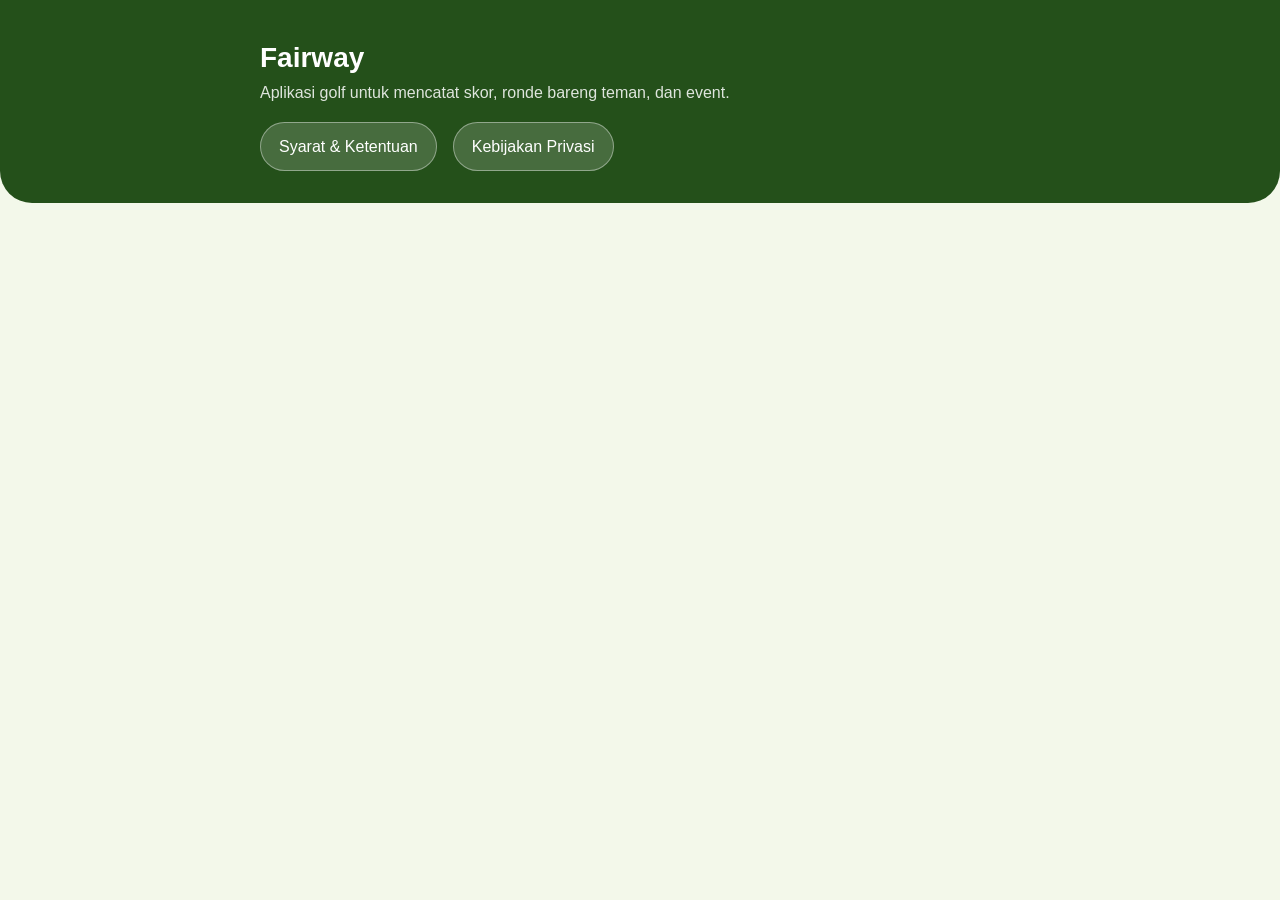
<file: index.html>
<!doctype html>
<html lang="id">
<head>
  <meta charset="utf-8">
  <meta name="viewport" content="width=device-width, initial-scale=1">
  <title>Fairway — Legal</title>
  <link rel="stylesheet" href="style.css">
</head>
<body>
  <header>
    <div class="wrap">
      <h1>Fairway</h1>
      <p>Aplikasi golf untuk mencatat skor, ronde bareng teman, dan event.</p>
      <nav class="links">
        <a href="terms.html">Syarat &amp; Ketentuan</a>
        <a href="privacy.html">Kebijakan Privasi</a>
      </nav>
    </div>
  </header>
</body>
</html>
</file>
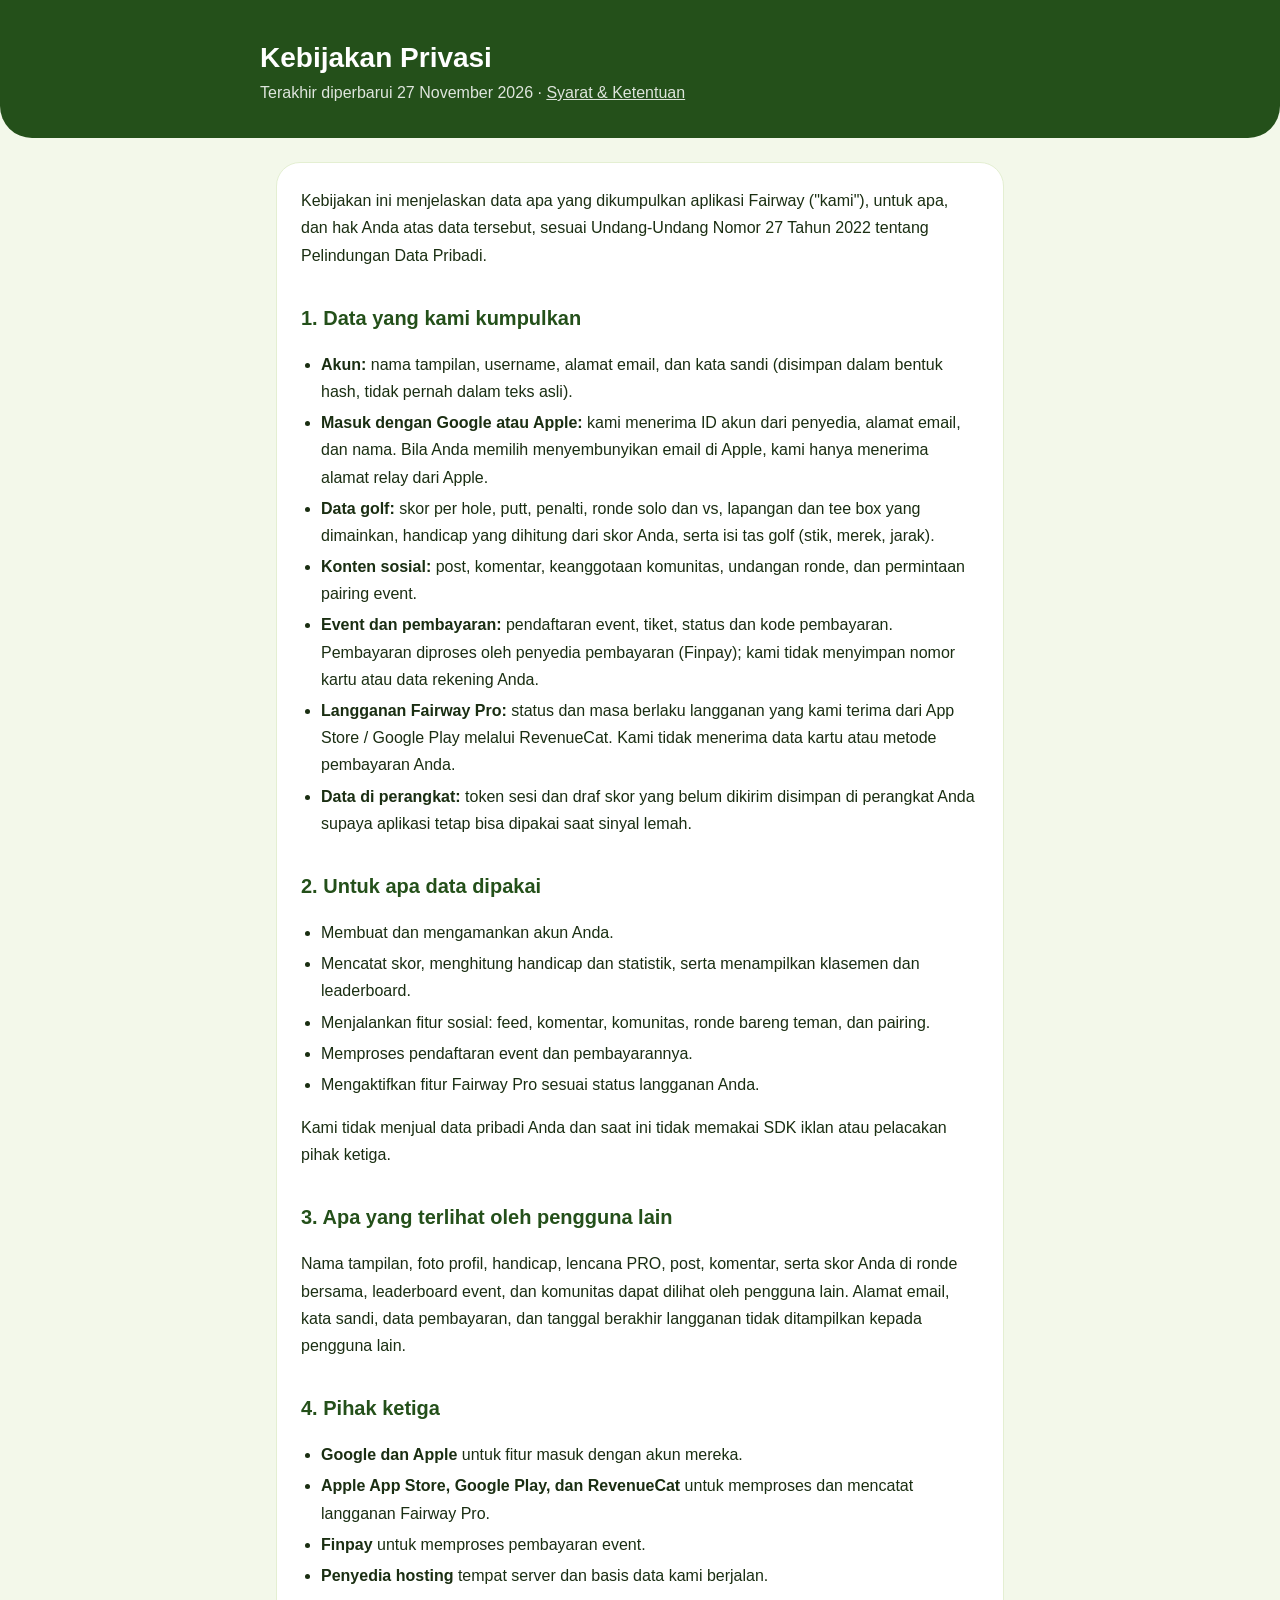
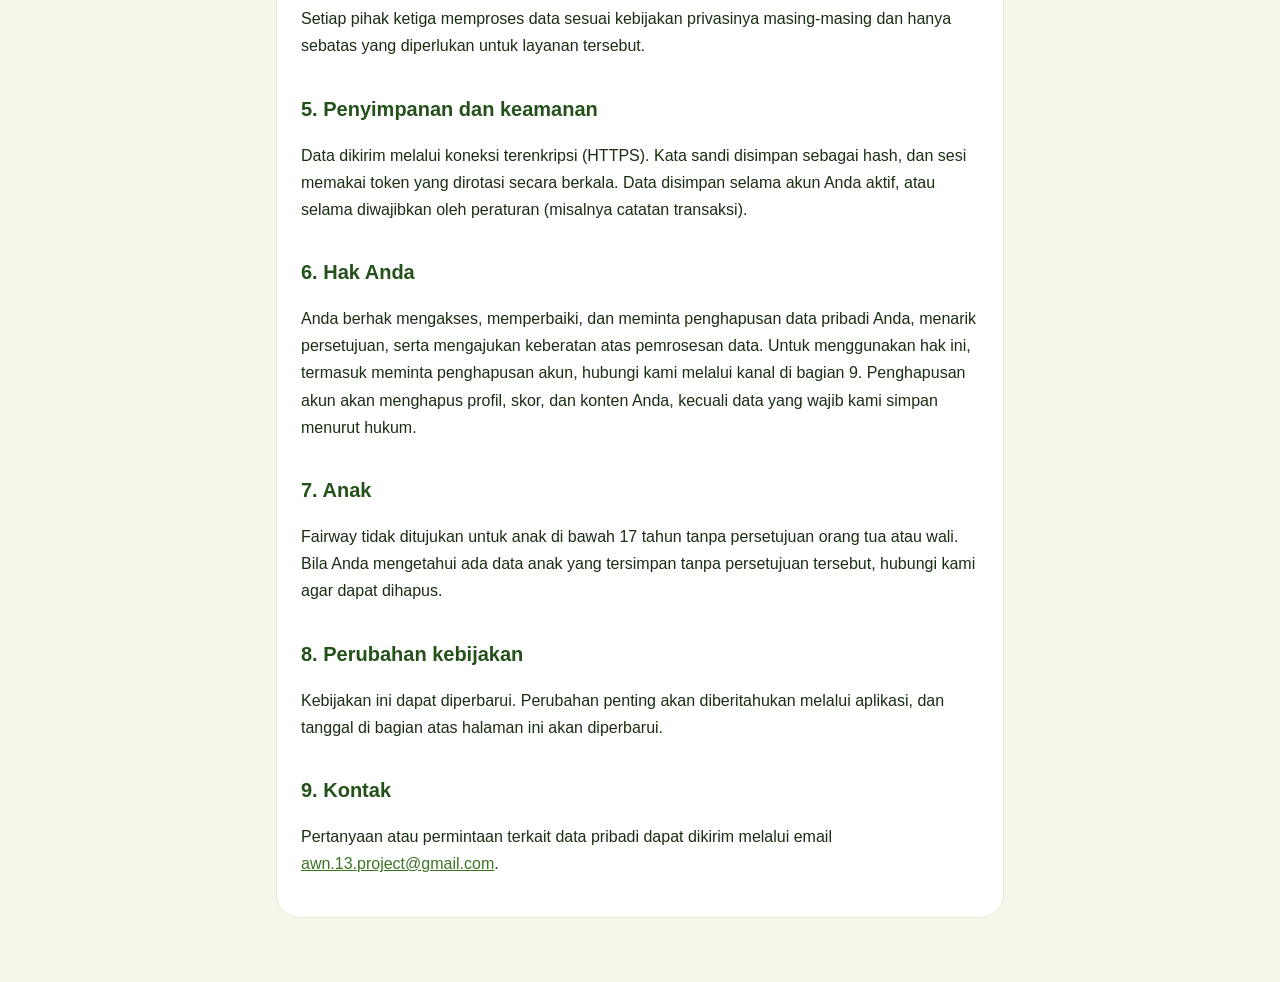
<file: privacy.html>
<!doctype html>
<html lang="id">
<head>
  <meta charset="utf-8">
  <meta name="viewport" content="width=device-width, initial-scale=1">
  <title>Kebijakan Privasi — Fairway</title>
  <link rel="stylesheet" href="style.css">
</head>
<body>
  <header>
    <div class="wrap">
      <h1>Kebijakan Privasi</h1>
      <p>Terakhir diperbarui 27 November 2026 · <a href="terms.html">Syarat &amp; Ketentuan</a></p>
    </div>
  </header>
  <main>
    <div class="card">
      <p>Kebijakan ini menjelaskan data apa yang dikumpulkan aplikasi Fairway ("kami"), untuk apa, dan hak Anda atas data tersebut, sesuai Undang-Undang Nomor 27 Tahun 2022 tentang Pelindungan Data Pribadi.</p>

      <h2>1. Data yang kami kumpulkan</h2>
      <ul>
        <li><strong>Akun:</strong> nama tampilan, username, alamat email, dan kata sandi (disimpan dalam bentuk hash, tidak pernah dalam teks asli).</li>
        <li><strong>Masuk dengan Google atau Apple:</strong> kami menerima ID akun dari penyedia, alamat email, dan nama. Bila Anda memilih menyembunyikan email di Apple, kami hanya menerima alamat relay dari Apple.</li>
        <li><strong>Data golf:</strong> skor per hole, putt, penalti, ronde solo dan vs, lapangan dan tee box yang dimainkan, handicap yang dihitung dari skor Anda, serta isi tas golf (stik, merek, jarak).</li>
        <li><strong>Konten sosial:</strong> post, komentar, keanggotaan komunitas, undangan ronde, dan permintaan pairing event.</li>
        <li><strong>Event dan pembayaran:</strong> pendaftaran event, tiket, status dan kode pembayaran. Pembayaran diproses oleh penyedia pembayaran (Finpay); kami tidak menyimpan nomor kartu atau data rekening Anda.</li>
        <li><strong>Langganan Fairway Pro:</strong> status dan masa berlaku langganan yang kami terima dari App Store / Google Play melalui RevenueCat. Kami tidak menerima data kartu atau metode pembayaran Anda.</li>
        <li><strong>Data di perangkat:</strong> token sesi dan draf skor yang belum dikirim disimpan di perangkat Anda supaya aplikasi tetap bisa dipakai saat sinyal lemah.</li>
      </ul>

      <h2>2. Untuk apa data dipakai</h2>
      <ul>
        <li>Membuat dan mengamankan akun Anda.</li>
        <li>Mencatat skor, menghitung handicap dan statistik, serta menampilkan klasemen dan leaderboard.</li>
        <li>Menjalankan fitur sosial: feed, komentar, komunitas, ronde bareng teman, dan pairing.</li>
        <li>Memproses pendaftaran event dan pembayarannya.</li>
        <li>Mengaktifkan fitur Fairway Pro sesuai status langganan Anda.</li>
      </ul>
      <p>Kami tidak menjual data pribadi Anda dan saat ini tidak memakai SDK iklan atau pelacakan pihak ketiga.</p>

      <h2>3. Apa yang terlihat oleh pengguna lain</h2>
      <p>Nama tampilan, foto profil, handicap, lencana PRO, post, komentar, serta skor Anda di ronde bersama, leaderboard event, dan komunitas dapat dilihat oleh pengguna lain. Alamat email, kata sandi, data pembayaran, dan tanggal berakhir langganan tidak ditampilkan kepada pengguna lain.</p>

      <h2>4. Pihak ketiga</h2>
      <ul>
        <li><strong>Google dan Apple</strong> untuk fitur masuk dengan akun mereka.</li>
        <li><strong>Apple App Store, Google Play, dan RevenueCat</strong> untuk memproses dan mencatat langganan Fairway Pro.</li>
        <li><strong>Finpay</strong> untuk memproses pembayaran event.</li>
        <li><strong>Penyedia hosting</strong> tempat server dan basis data kami berjalan.</li>
      </ul>
      <p>Setiap pihak ketiga memproses data sesuai kebijakan privasinya masing-masing dan hanya sebatas yang diperlukan untuk layanan tersebut.</p>

      <h2>5. Penyimpanan dan keamanan</h2>
      <p>Data dikirim melalui koneksi terenkripsi (HTTPS). Kata sandi disimpan sebagai hash, dan sesi memakai token yang dirotasi secara berkala. Data disimpan selama akun Anda aktif, atau selama diwajibkan oleh peraturan (misalnya catatan transaksi).</p>

      <h2>6. Hak Anda</h2>
      <p>Anda berhak mengakses, memperbaiki, dan meminta penghapusan data pribadi Anda, menarik persetujuan, serta mengajukan keberatan atas pemrosesan data. Untuk menggunakan hak ini, termasuk meminta penghapusan akun, hubungi kami melalui kanal di bagian 9. Penghapusan akun akan menghapus profil, skor, dan konten Anda, kecuali data yang wajib kami simpan menurut hukum.</p>

      <h2>7. Anak</h2>
      <p>Fairway tidak ditujukan untuk anak di bawah 17 tahun tanpa persetujuan orang tua atau wali. Bila Anda mengetahui ada data anak yang tersimpan tanpa persetujuan tersebut, hubungi kami agar dapat dihapus.</p>

      <h2>8. Perubahan kebijakan</h2>
      <p>Kebijakan ini dapat diperbarui. Perubahan penting akan diberitahukan melalui aplikasi, dan tanggal di bagian atas halaman ini akan diperbarui.</p>

      <h2>9. Kontak</h2>
      <p>Pertanyaan atau permintaan terkait data pribadi dapat dikirim melalui email <a href="mailto:awn.13.project@gmail.com">awn.13.project@gmail.com</a>.</p>
    </div>
  </main>
</body>
</html>
</file>
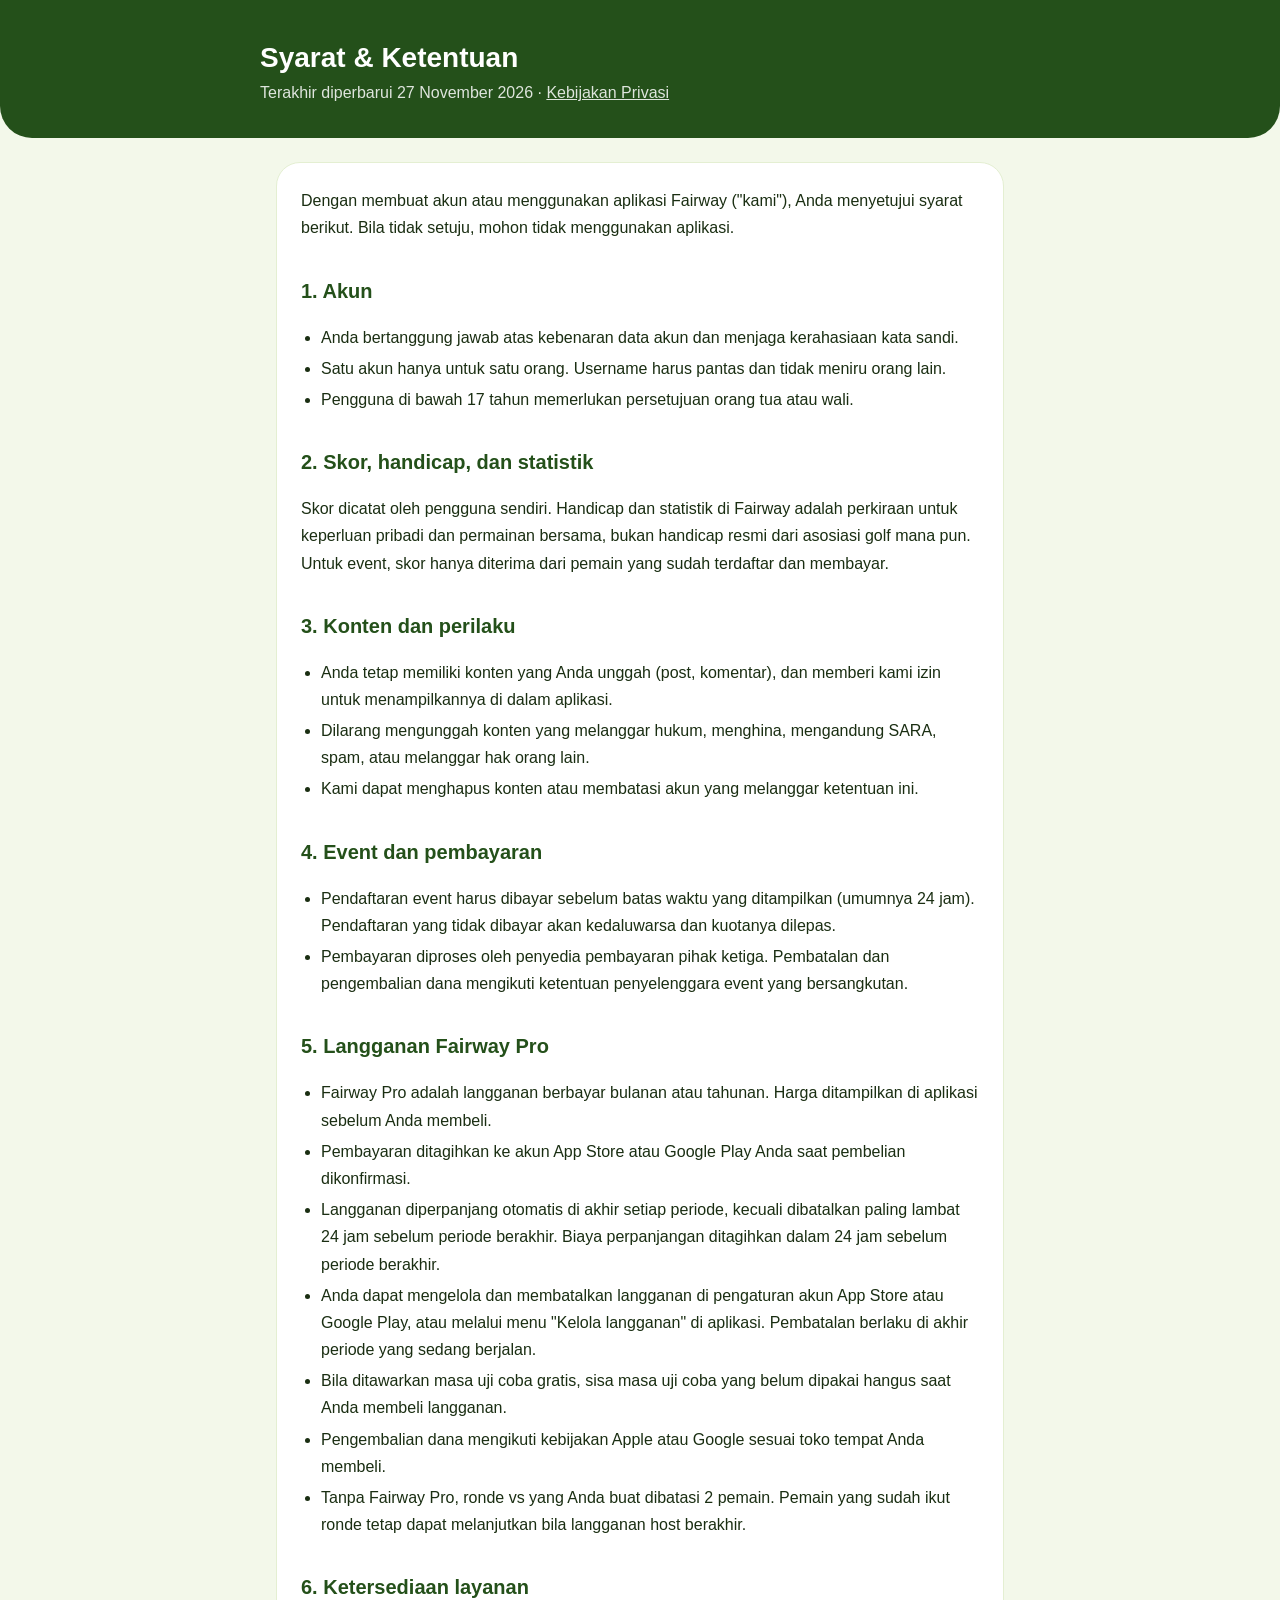
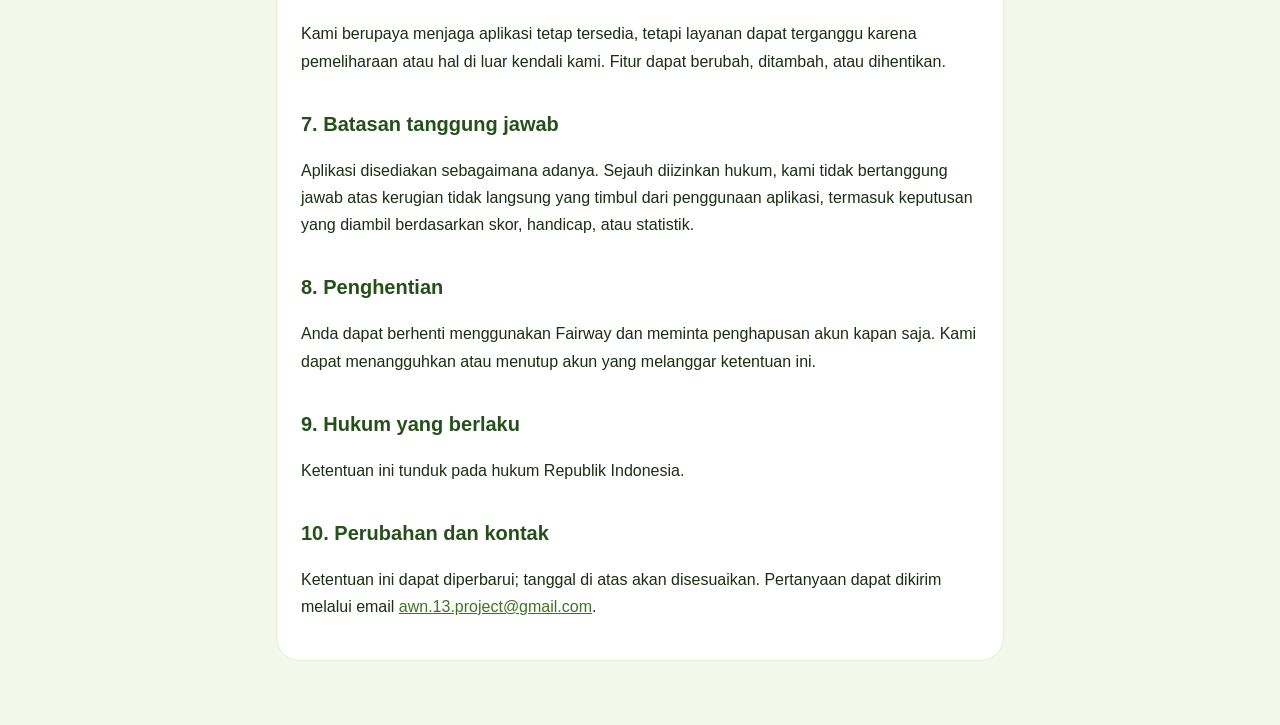
<file: terms.html>
<!doctype html>
<html lang="id">
<head>
  <meta charset="utf-8">
  <meta name="viewport" content="width=device-width, initial-scale=1">
  <title>Syarat &amp; Ketentuan — Fairway</title>
  <link rel="stylesheet" href="style.css">
</head>
<body>
  <header>
    <div class="wrap">
      <h1>Syarat &amp; Ketentuan</h1>
      <p>Terakhir diperbarui 27 November 2026 · <a href="privacy.html">Kebijakan Privasi</a></p>
    </div>
  </header>
  <main>
    <div class="card">
      <p>Dengan membuat akun atau menggunakan aplikasi Fairway ("kami"), Anda menyetujui syarat berikut. Bila tidak setuju, mohon tidak menggunakan aplikasi.</p>

      <h2>1. Akun</h2>
      <ul>
        <li>Anda bertanggung jawab atas kebenaran data akun dan menjaga kerahasiaan kata sandi.</li>
        <li>Satu akun hanya untuk satu orang. Username harus pantas dan tidak meniru orang lain.</li>
        <li>Pengguna di bawah 17 tahun memerlukan persetujuan orang tua atau wali.</li>
      </ul>

      <h2>2. Skor, handicap, dan statistik</h2>
      <p>Skor dicatat oleh pengguna sendiri. Handicap dan statistik di Fairway adalah perkiraan untuk keperluan pribadi dan permainan bersama, bukan handicap resmi dari asosiasi golf mana pun. Untuk event, skor hanya diterima dari pemain yang sudah terdaftar dan membayar.</p>

      <h2>3. Konten dan perilaku</h2>
      <ul>
        <li>Anda tetap memiliki konten yang Anda unggah (post, komentar), dan memberi kami izin untuk menampilkannya di dalam aplikasi.</li>
        <li>Dilarang mengunggah konten yang melanggar hukum, menghina, mengandung SARA, spam, atau melanggar hak orang lain.</li>
        <li>Kami dapat menghapus konten atau membatasi akun yang melanggar ketentuan ini.</li>
      </ul>

      <h2>4. Event dan pembayaran</h2>
      <ul>
        <li>Pendaftaran event harus dibayar sebelum batas waktu yang ditampilkan (umumnya 24 jam). Pendaftaran yang tidak dibayar akan kedaluwarsa dan kuotanya dilepas.</li>
        <li>Pembayaran diproses oleh penyedia pembayaran pihak ketiga. Pembatalan dan pengembalian dana mengikuti ketentuan penyelenggara event yang bersangkutan.</li>
      </ul>

      <h2>5. Langganan Fairway Pro</h2>
      <ul>
        <li>Fairway Pro adalah langganan berbayar bulanan atau tahunan. Harga ditampilkan di aplikasi sebelum Anda membeli.</li>
        <li>Pembayaran ditagihkan ke akun App Store atau Google Play Anda saat pembelian dikonfirmasi.</li>
        <li>Langganan diperpanjang otomatis di akhir setiap periode, kecuali dibatalkan paling lambat 24 jam sebelum periode berakhir. Biaya perpanjangan ditagihkan dalam 24 jam sebelum periode berakhir.</li>
        <li>Anda dapat mengelola dan membatalkan langganan di pengaturan akun App Store atau Google Play, atau melalui menu "Kelola langganan" di aplikasi. Pembatalan berlaku di akhir periode yang sedang berjalan.</li>
        <li>Bila ditawarkan masa uji coba gratis, sisa masa uji coba yang belum dipakai hangus saat Anda membeli langganan.</li>
        <li>Pengembalian dana mengikuti kebijakan Apple atau Google sesuai toko tempat Anda membeli.</li>
        <li>Tanpa Fairway Pro, ronde vs yang Anda buat dibatasi 2 pemain. Pemain yang sudah ikut ronde tetap dapat melanjutkan bila langganan host berakhir.</li>
      </ul>

      <h2>6. Ketersediaan layanan</h2>
      <p>Kami berupaya menjaga aplikasi tetap tersedia, tetapi layanan dapat terganggu karena pemeliharaan atau hal di luar kendali kami. Fitur dapat berubah, ditambah, atau dihentikan.</p>

      <h2>7. Batasan tanggung jawab</h2>
      <p>Aplikasi disediakan sebagaimana adanya. Sejauh diizinkan hukum, kami tidak bertanggung jawab atas kerugian tidak langsung yang timbul dari penggunaan aplikasi, termasuk keputusan yang diambil berdasarkan skor, handicap, atau statistik.</p>

      <h2>8. Penghentian</h2>
      <p>Anda dapat berhenti menggunakan Fairway dan meminta penghapusan akun kapan saja. Kami dapat menangguhkan atau menutup akun yang melanggar ketentuan ini.</p>

      <h2>9. Hukum yang berlaku</h2>
      <p>Ketentuan ini tunduk pada hukum Republik Indonesia.</p>

      <h2>10. Perubahan dan kontak</h2>
      <p>Ketentuan ini dapat diperbarui; tanggal di atas akan disesuaikan. Pertanyaan dapat dikirim melalui email <a href="mailto:awn.13.project@gmail.com">awn.13.project@gmail.com</a>.</p>
    </div>
  </main>
</body>
</html>
</file>
<file: style.css>
:root {
  --ink: #1a2e12;
  --muted: #5b6b52;
  --green: #24501a;
  --accent: #3c7424;
  --bg: #f3f8ea;
  --card: #ffffff;
  --line: #e4efd2;
}

@media (prefers-color-scheme: dark) {
  :root {
    --ink: #eef5e6;
    --muted: #b6c4ab;
    --green: #a7d97f;
    --accent: #8ccf5e;
    --bg: #12200c;
    --card: #1a2e12;
    --line: #2f4a24;
  }
}

* { box-sizing: border-box; }

body {
  margin: 0;
  background: var(--bg);
  color: var(--ink);
  font: 16px/1.7 -apple-system, BlinkMacSystemFont, "Segoe UI", Roboto, sans-serif;
}

header {
  background: #24501a;
  color: #fff;
  padding: 40px 16px 32px;
  border-radius: 0 0 32px 32px;
}

header .wrap, main { max-width: 760px; margin: 0 auto; }
header p { margin: 4px 0 0; opacity: 0.85; }
header a { color: #fff; }

h1 { margin: 0; font-size: 28px; line-height: 1.25; }
h2 { margin: 32px 0 8px; font-size: 20px; color: var(--green); }

main {
  padding: 24px 16px 64px;
}

.card {
  background: var(--card);
  border: 1px solid var(--line);
  border-radius: 24px;
  padding: 8px 24px 24px;
}

a { color: var(--accent); }
ul { padding-left: 20px; }
li { margin: 4px 0; }
.muted { color: var(--muted); font-size: 14px; }

nav.links { display: flex; gap: 16px; flex-wrap: wrap; margin-top: 16px; }
nav.links a {
  display: inline-block;
  padding: 10px 18px;
  border-radius: 999px;
  background: rgba(255, 255, 255, 0.16);
  border: 1px solid rgba(255, 255, 255, 0.4);
  text-decoration: none;
}
</file>
